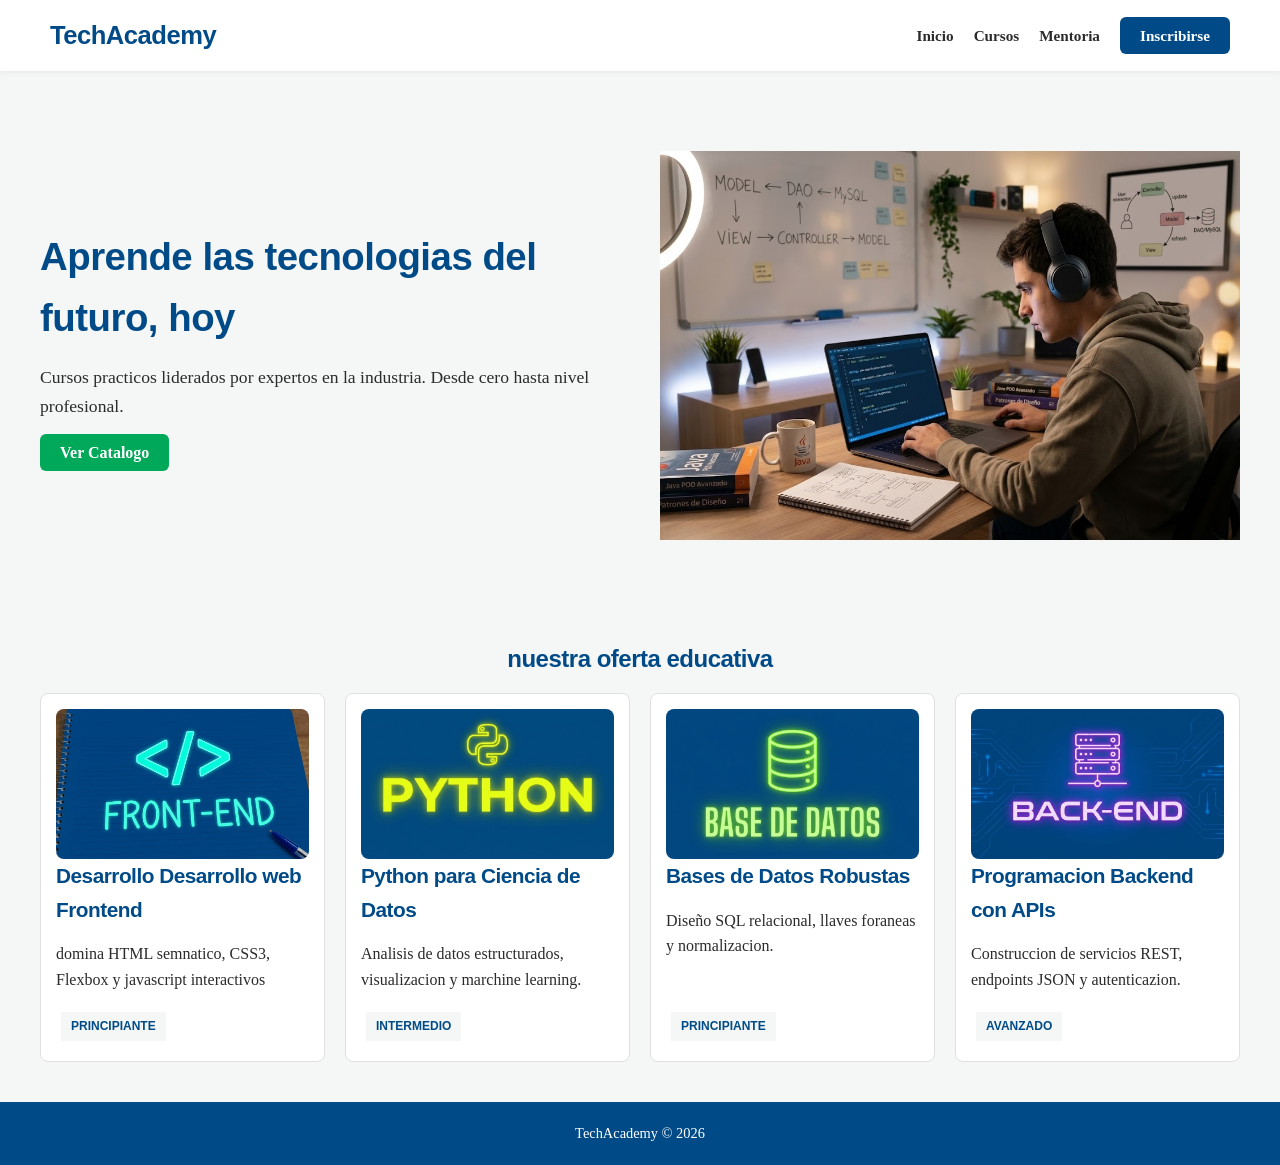
<file: index.html>
<!DOCTYPE html>
<html lang="en">

<head>
    <link rel="preconnect" href="https://fonts.googleapis.com">
    <link rel="preconnect" href="https://fonts.gstatic.com" crossorigin>
    <link
        href="https://fonts.googleapis.com/css2?family=Montserrat:ital,wght@0,100..900;1,100..900&family=Open+Sans:ital,wght@0,300..800;1,300..800&display=swap"
        rel="stylesheet">
    <meta charset="UTF-8">
    <meta name="viewport" content="width=
    , initial-scale=1.0">
    <title>techAcademy</title>
    <link rel="stylesheet" href="CSS/miestilos.css">
</head>

<body>
    <header>
        <div id="logo">
            <h1>TechAcademy</h1>
        </div>
        <nav class="menu">
            <ul>
                <li><a href="index.html">Inicio</a></li>
                <li><a href="cursos.html">Cursos</a></li>
                <li><a href="mentoria.html">Mentoria</a></li>
                <li><a href="inscripcion.html" class="btn_destacado">Inscribirse</a></li>
            </ul>
        </nav>
    </header>
    <main>
        <section class="hero">
            <div class="hero_contenido">
                <h2>Aprende las tecnologias del futuro, hoy</h2>
                <p>Cursos practicos liderados por expertos en la industria. Desde cero hasta nivel profesional.</p>
                <a href="#catalogo" class="btn_accion">Ver Catalogo</a>
            </div>
            <div class="hero_imagen">
                <img src="images/img1.jpg" alt="Estudiante programando">
            </div>
        </section>
        <section class="catalogo">
            <h2>nuestra oferta educativa</h2>
            <div class="grid_cursos">
                <article class="tarjeta_curso">
                    <img src="images/img2.jpg" alt="frontend">
                    <div class="info_curso">
                        <h3>Desarrollo Desarrollo web Frontend</h3>
                        <p>domina HTML semnatico, CSS3, Flexbox y javascript interactivos</p>
                        <span class="nivel" >Principiante</span>
                    </div>
                </article>
                <article class="tarjeta_curso">
                    <img src="images/img3.jpg" alt="frontend">
                    <div class="info_curso">
                        <h3>Python para Ciencia de Datos</h3>
                        <p>Analisis de datos estructurados, visualizacion y marchine learning.</p>
                        <span class="nivel" >Intermedio</span>
                    </div>
                </article>
                <article class="tarjeta_curso">
                    <img src="images/img4.jpg" alt="frontend">
                    <div class="info_curso">
                        <h3>Bases de Datos Robustas</h3>
                        <p>Diseño SQL relacional, llaves foraneas y normalizacion.</p>
                        <span class="nivel" >Principiante</span>
                    </div>
                </article>
                <article class="tarjeta_curso">
                    <img src="images/img5.jpg" alt="frontend">
                    <div class="info_curso">
                        <h3>Programacion Backend con APIs</h3>
                        <p>Construccion de servicios REST, endpoints JSON y autenticazion.</p>
                        <span class="nivel" >Avanzado</span>
                    </div>
                </article>
            </div>
        </section>
    </main>
    <footer>
        <p>TechAcademy &copy; 2026</p>
    </footer>
</body>

</html>
</file>
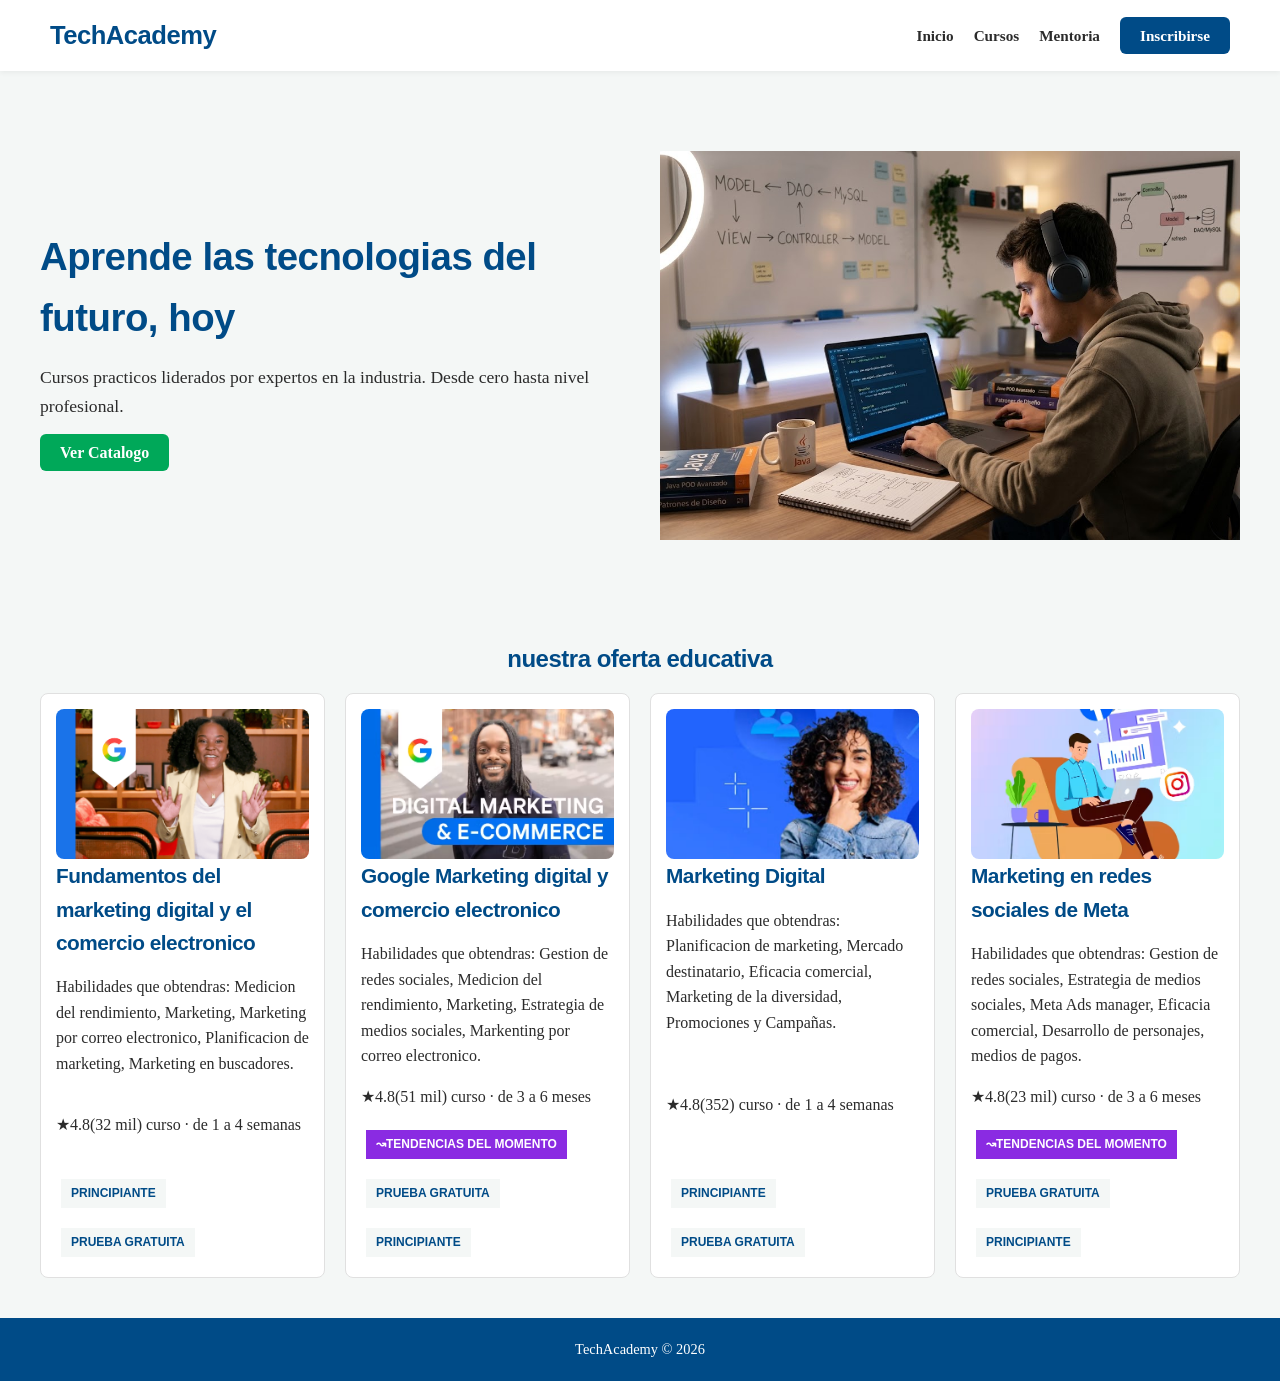
<file: cursos.html>
<!DOCTYPE html>
<html lang="en">

<head>
    <link rel="preconnect" href="https://fonts.googleapis.com">
    <link rel="preconnect" href="https://fonts.gstatic.com" crossorigin>
    <link
        href="https://fonts.googleapis.com/css2?family=Montserrat:ital,wght@0,100..900;1,100..900&family=Open+Sans:ital,wght@0,300..800;1,300..800&display=swap"
        rel="stylesheet">
    <meta charset="UTF-8">
    <meta name="viewport" content="width=
    , initial-scale=1.0">
    <title>techAcademy</title>
    <link rel="stylesheet" href="CSS/miestilos.css">
</head>

<body>
    <header>
        <div id="logo">
            <h1>TechAcademy</h1>
        </div>
        <nav class="menu">
            <ul>
                <li><a href="index.html">Inicio</a></li>
                <li><a href="cursos.html">Cursos</a></li>
                <li><a href="mentoria.html">Mentoria</a></li>
                <li><a href="inscripcion.html" class="btn_destacado">Inscribirse</a></li>
            </ul>
        </nav>
    </header>
    <main>
        <section class="hero">
            <div class="hero_contenido">
                <h2>Aprende las tecnologias del futuro, hoy</h2>
                <p>Cursos practicos liderados por expertos en la industria. Desde cero hasta nivel profesional.</p>
                <a href="index.html#catalogo" class="btn_accion">Ver Catalogo</a>
            </div>
            <div class="hero_imagen">
                <img src="images/img1.jpg" alt="Estudiante programando">
            </div>
        </section>
        <section class="catalogo">
            <h2>nuestra oferta educativa</h2>
            <div class="grid_cursos">
                <article class="tarjeta_curso">
                    <img src="images/curso1.png" alt="frontend">
                    <div class="info_curso">
                        <h3>Fundamentos del marketing digital y el comercio electronico</h3>
                        <p>Habilidades que obtendras: Medicion del rendimiento, Marketing, Marketing por correo electronico, Planificacion de marketing, Marketing en buscadores.</p>
                        <p>&#9733;4.8(32 mil) curso &middot; de 1 a 4 semanas</p>
                        <div class="niveles">
                            <span class="nivel" >Principiante</span>
                            <span class="nivel" >Prueba gratuita</span>
                        </div>
                    </div>
                </article>
                <article class="tarjeta_curso">
                    <img src="images/curso4.png" alt="frontend">
                    <div class="info_curso">
                        <h3>Google Marketing digital y comercio electronico</h3>
                        <p>Habilidades que obtendras: Gestion de redes sociales, Medicion del rendimiento, Marketing, Estrategia de medios sociales, Markenting por correo electronico.</p>
                        <p>&#9733;4.8(51 mil) curso &middot; de 3 a 6 meses</p>
                        <div class="niveles">
                            <span class="nivel" style="background-color: blueviolet; color: white;" >↝Tendencias del momento</span>
                            <span class="nivel" >Prueba gratuita</span>
                            <span class="nivel" >Principiante</span>
                        </div>
                    </div>
                </article>
                <article class="tarjeta_curso">
                    <img src="images/curso2.png" alt="frontend">
                    <div class="info_curso">
                        <h3>Marketing Digital</h3>
                        <p>Habilidades que obtendras: Planificacion de marketing, Mercado destinatario, Eficacia comercial, Marketing de la diversidad, Promociones y Campañas.</p>
                        <p>&#9733;4.8(352) curso &middot; de 1 a 4 semanas</p>
                        <div class="niveles">
                            <span class="nivel" >Principiante</span>
                            <span class="nivel" >Prueba gratuita</span>
                        </div>
                    </div>
                </article>
                <article class="tarjeta_curso">
                    <img src="images/curso3.png" alt="frontend">
                    <div class="info_curso">
                        <h3>Marketing en redes sociales de Meta</h3>
                        <p>Habilidades que obtendras: Gestion de redes sociales, Estrategia de medios sociales, Meta Ads manager, Eficacia comercial, Desarrollo de personajes, medios de pagos.</p>
                        <p>&#9733;4.8(23 mil) curso &middot; de 3 a 6 meses</p>
                        <div class="niveles">
                            <span class="nivel" style="background-color: blueviolet; color: white;" >↝Tendencias del momento</span>
                            <span class="nivel" >Prueba gratuita</span>
                            <span class="nivel" >Principiante</span>
                        </div>
                    </div>
                </article>
            </div>
        </section>
    </main>
    <footer>
        <p>TechAcademy &copy; 2026</p>
    </footer>
</body>

</html>
</file>
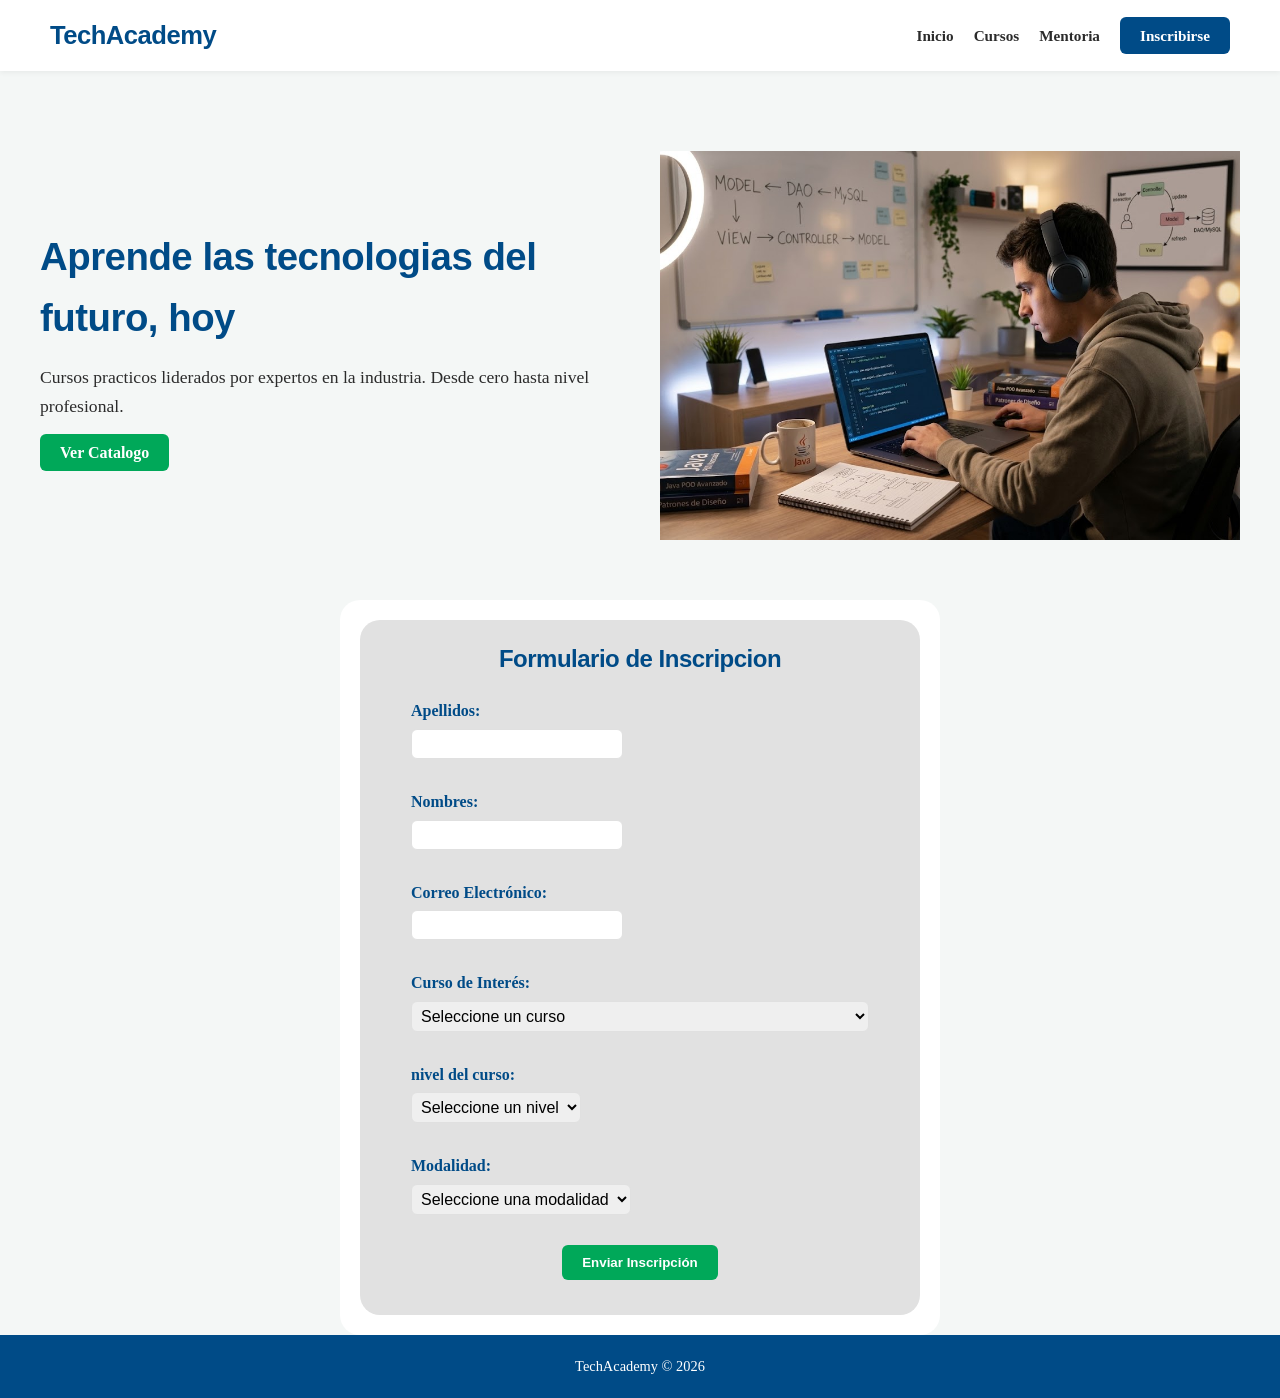
<file: inscripcion.html>
<!DOCTYPE html>
<html lang="en">

<head>
    <link rel="preconnect" href="https://fonts.googleapis.com">
    <link rel="preconnect" href="https://fonts.gstatic.com" crossorigin>
    <link
        href="https://fonts.googleapis.com/css2?family=Montserrat:ital,wght@0,100..900;1,100..900&family=Open+Sans:ital,wght@0,300..800;1,300..800&display=swap"
        rel="stylesheet">
    <meta charset="UTF-8">
    <meta name="viewport" content="width=
    , initial-scale=1.0">
    <title>techAcademy</title>
    <link rel="stylesheet" href="CSS/miestilos.css">
</head>

<body>
    <header>
        <div id="logo">
            <h1>TechAcademy</h1>
        </div>
        <nav class="menu">
            <ul>
                <li><a href="index.html">Inicio</a></li>
                <li><a href="cursos.html">Cursos</a></li>
                <li><a href="mentoria.html">Mentoria</a></li>
                <li><a href="inscripcion.html" class="btn_destacado">Inscribirse</a></li>
            </ul>
        </nav>
    </header>
    <main>
        <section class="hero">
            <div class="hero_contenido">
                <h2>Aprende las tecnologias del futuro, hoy</h2>
                <p>Cursos practicos liderados por expertos en la industria. Desde cero hasta nivel profesional.</p>
                <a href="index.html" class="btn_accion">Ver Catalogo</a>
            </div>
            <div class="hero_imagen">
                <img src="images/img1.jpg" alt="Estudiante programando">
            </div>
        </section>
        <section class="formulario">
            <div class="formulario_contenido">
                <h2>Formulario de Inscripcion</h2>
                <form action="#" method="GET" class="formulario_inscripcion">
                    <div class="formulario_campo">
                        <label>Apellidos:</label>
                        <input type="text" name="apellidos" required>

                        <label>Nombres:</label>
                        <input type="text" name="nombre" required>
                        

                        <label for="email">Correo Electrónico:</label>
                        <input type="email" id="email" name="email" required>

                        <label for="curso">Curso de Interés:</label>
                        <select id="curso" name="curso" required>
                            <option value="">Seleccione un curso</option>
                            <option value="fundamentos">Fundamentos del marketing digital y el comercio electronico</option>
                            <option value="google">Google Marketing digital y comercio electronico</option>
                            <option value="marketing-digital">Marketing Digital</option>
                            <option value="redes-sociales">Marketing en redes sociales de Meta</option>
                            <option value="desarrollo-web">Desarrollo web frontend</option>
                            <option value="python">Python para Ciencia de Datos</option>
                            <option value="bases-datos">Bases de Datos Robustas</option>
                            <option value="backend">Programacion Backend con APIs</option>
                        </select>
                        <label for="nivel">nivel del curso:</label>
                        <select id="nivel" name="nivel" required>
                            <option value="">Seleccione un nivel</option>
                            <option value="principiante">Principiante</option>
                            <option value="intermedio">Intermedio</option>
                            <option value="avanzado">Avanzado</option>
                        </select>
                        <label for="modalidad">Modalidad:</label>
                        <select id="modalidad" name="modalidad" required>
                            <option value="">Seleccione una modalidad</option>
                            <option value="presencial">Presencial</option>
                            <option value="en-linea">En Línea</option>
                        </select>

                        <button type="submit">Enviar Inscripción</button>
                    </div>
                </form>
            </div>
        </section>
    </main>
    <footer>
        <p>TechAcademy &copy; 2026</p>
    </footer>
</body>

</html>
</file>
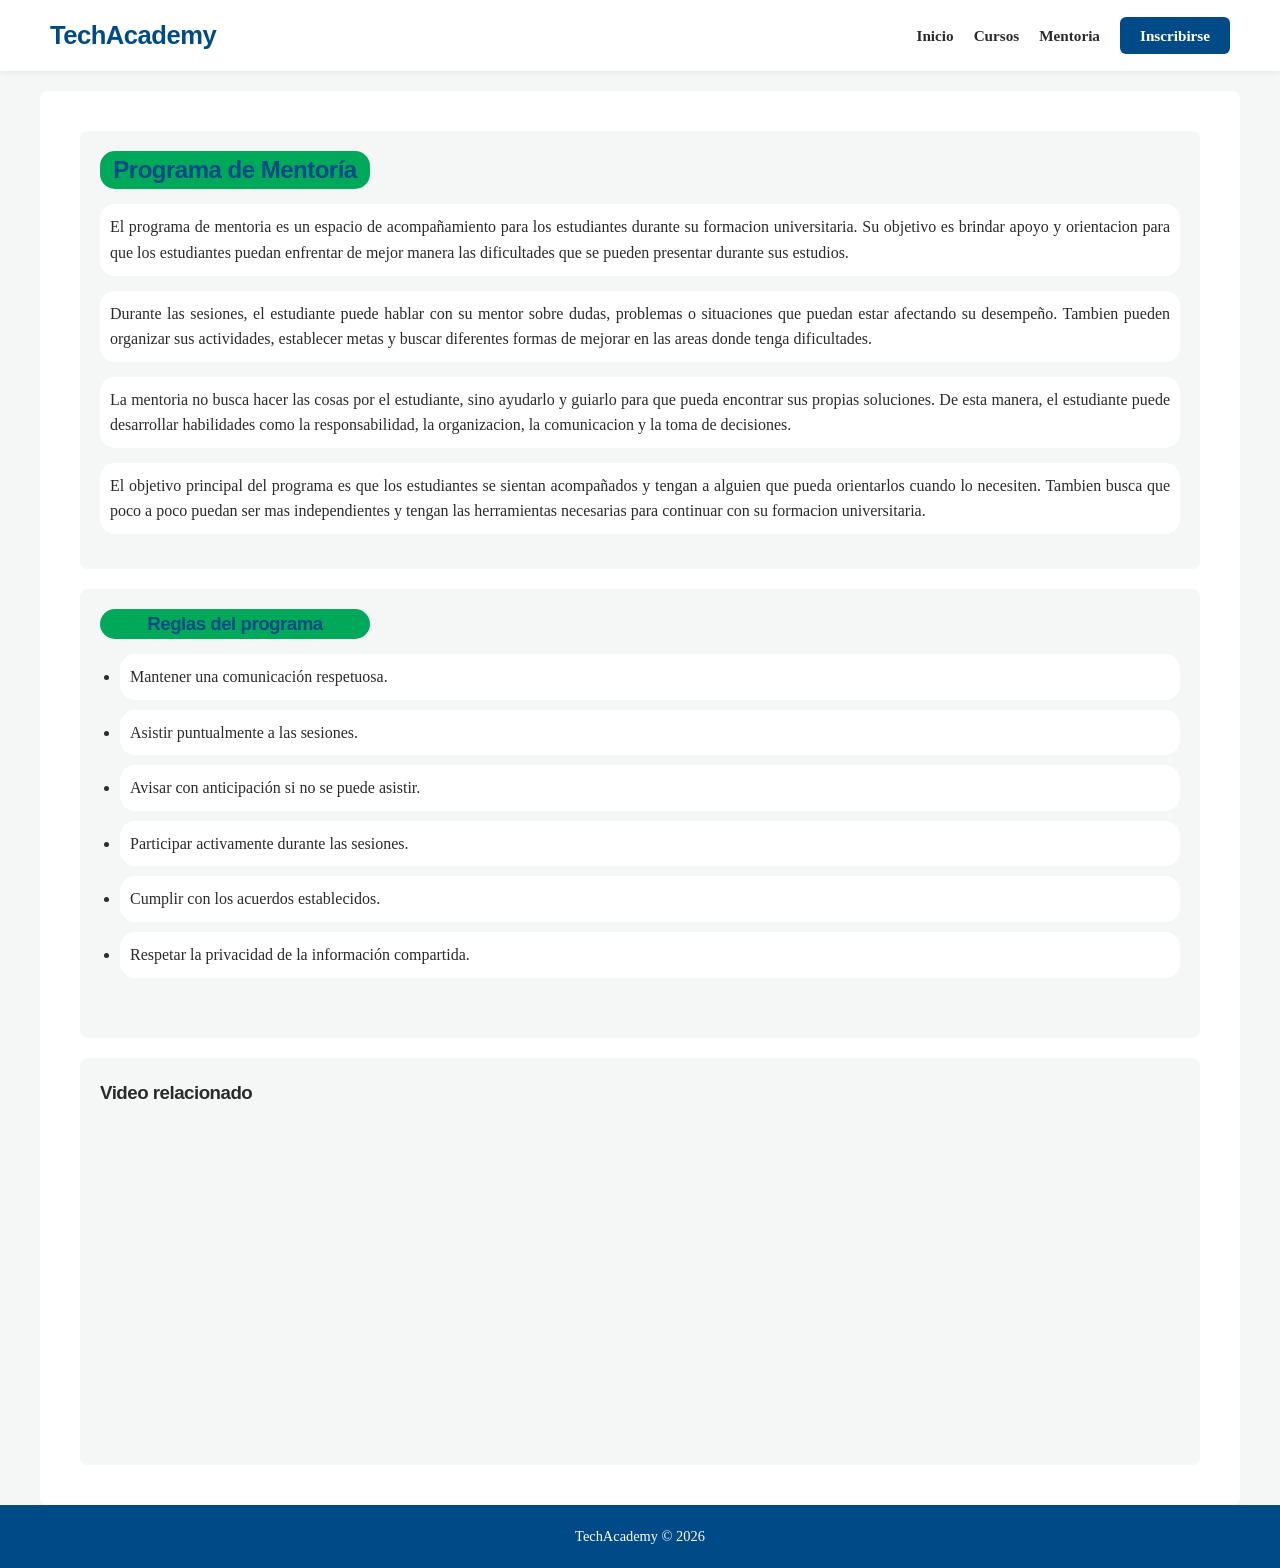
<file: mentoria.html>
<!DOCTYPE html>
<html lang="en">

<head>
    <link rel="preconnect" href="https://fonts.googleapis.com">
    <link rel="preconnect" href="https://fonts.gstatic.com" crossorigin>
    <link
        href="https://fonts.googleapis.com/css2?family=Montserrat:ital,wght@0,100..900;1,100..900&family=Open+Sans:ital,wght@0,300..800;1,300..800&display=swap"
        rel="stylesheet">
    <meta charset="UTF-8">
    <meta name="viewport" content="width=
    , initial-scale=1.0">
    <title>techAcademy</title>
    <link rel="stylesheet" href="CSS/miestilos.css">
</head>

<body>
    <header>
        <div id="logo">
            <h1>TechAcademy</h1>
        </div>
        <nav class="menu">
            <ul>
                <li><a href="index.html">Inicio</a></li>
                <li><a href="cursos.html">Cursos</a></li>
                <li><a href="mentoria.html">Mentoria</a></li>
                <li><a href="inscripcion.html" class="btn_destacado">Inscribirse</a></li>
            </ul>
        </nav>
    </header>
    <main>
        <section class="mentoria">
            <div class="mentoria_contenido">
                <h2>Programa de Mentoría</h2>
                 <!--texto generado por IA-->
                 <p>El programa de mentoria es un espacio de acompañamiento para los estudiantes durante su formacion universitaria. Su objetivo es brindar apoyo y orientacion para que los estudiantes puedan enfrentar de mejor manera las dificultades que se pueden presentar durante sus estudios.</p>
                 <p>Durante las sesiones, el estudiante puede hablar con su mentor sobre dudas, problemas o situaciones que puedan estar afectando su desempeño. Tambien pueden organizar sus actividades, establecer metas y buscar diferentes formas de mejorar en las areas donde tenga dificultades.</p>
                 <p>La mentoria no busca hacer las cosas por el estudiante, sino ayudarlo y guiarlo para que pueda encontrar sus propias soluciones. De esta manera, el estudiante puede desarrollar habilidades como la responsabilidad, la organizacion, la comunicacion y la toma de decisiones.</p>
                 <p>El objetivo principal del programa es que los estudiantes se sientan acompañados y tengan a alguien que pueda orientarlos cuando lo necesiten. Tambien busca que poco a poco puedan ser mas independientes y tengan las herramientas necesarias para continuar con su formacion universitaria.</p>
                </div>
            <div class="mentoria_reglas">
                <h3>Reglas del programa</h3>

                <ul>
                    <li>Mantener una comunicación respetuosa.</li>
                    <li>Asistir puntualmente a las sesiones.</li>
                    <li>Avisar con anticipación si no se puede asistir.</li>
                    <li>Participar activamente durante las sesiones.</li>
                    <li>Cumplir con los acuerdos establecidos.</li>
                    <li>Respetar la privacidad de la información compartida.</li>
                </ul>
            </div>
            <div class="mentoria_video">
                <h3>Video relacionado</h3>

                <iframe width="560" height="315" src="https://www.youtube.com/embed/qDBXLQgdgtw?si=ahdreD-kPywvpqkX" title="YouTube video player" frameborder="0" allow="accelerometer; autoplay; clipboard-write; encrypted-media; gyroscope; picture-in-picture; web-share" referrerpolicy="strict-origin-when-cross-origin" allowfullscreen></iframe>
            </div>
        </section>
    </main>
    <footer>
        <p>TechAcademy &copy; 2026</p>
    </footer>
</body>

</html>
</file>
<file: CSS/miestilos.css>
@font-face {
    font-family: 'MonseDescargada';
    src: url('../fonts/Monserrat-Regular.ttf');

}

/* variables*/
:root {
    --color_principal: #004b87;
    --color_secundario: #00a859;
    --color_oscuro: #2b2b2b;
    --color_claro: #ffffff;
    --color_fondo: #f4f7f6;
    --color_border: #e0e0e0;
    --fuente_titulos: 'monserrat', sans-serif;
    --fuente_cuerpo: 'opensansdescargada', Arial. Sans-serif;
}

* {
    margin: 0;
    padding: 0;
    box-sizing: border-box;
}

body {
    background-color: var(--color_fondo);
    color: var(--color_oscuro);
    line-height: 1.6;
    font-family: var(--fuente_cuerpo);

}

h1,
h2,
h3 {
    font-family: var(--fuente_titulos);
    font-weight: 700;
    letter-spacing: -0.5px;
    margin-bottom: 15px;

}

ul {
    list-style: none;
}

a {
    text-decoration: none;
    color: var(--fuente_titulos);
}

header {
    background-color: var(--color_claro);
    padding: 15px 50px;
    display: flex;
    justify-content: space-between;
    align-items: center;
    box-shadow: 0px 2px 5px rgba(0, 0, 0, 0.05);
    position: sticky;
    top: 0;
    z-index: 1000;
    margin-bottom: 20px;
}

#logo h1 {
    color: var(--color_principal);
    font-size: 1.6rem;
    font-weight: 800;
    margin-bottom: 0;
}

.menu ul {
    display: flex;
    gap: 20px;
    align-items: center;
}

.menu a {
    font-size: 0.95rem;
    font-weight: 600;
}

.menu a:hover {
    color: var(--color_principal);
}

.btn_destacado,
.btn_accion {
    padding: 10px 20px;
    border-radius: 6px;
    font-weight: 700;
}

.btn_destacado {
    background-color: var(--color_principal);
    color: var(--color_claro);
}
.btn_accion {
    background-color: var(--color_secundario);
    color: var(--color_claro);
}
.btn_accion:hover {
    background-color: var(--color_principal);
    color: var(--color_claro);
}
/*HERO*/
.hero {
    display: flex;
    align-items: center;
    gap: 40px;
    padding: 60px 0;
    flex-wrap: wrap;
}

.hero_contenido,
.hero_imagen {
    flex: 1 1 300px;
    /*crecer encoger tamBase*/
}

img {
    width: 100%;
    height: auto;
    display: block;
}

.hero_contenido h2 {
    font-size: 2.4rem;
    color: var(--color_principal);
    line-height: 1, 2;
}

.hero_contenido p {
    font-size: 1.1rem;
    margin-bottom: 20px;
}

main {
    max-width: 1200px;
    margin: 0 auto;
}

/*grid de cursos*/
.catalogo {
    padding: 40px 0;
}

.catalogo h2 {
    text-align: center;
    color: var(--color_principal);
}

.grid_cursos {
    display: flex;
    flex-wrap: wrap;
    gap: 20px;
}

.tarjeta_curso {
    flex: 1 1 280px;
    background-color: var(--color_claro);
    border: 1px solid var(--color_border);
    border-radius: 8px;
    max-width: auto;
    display: flex;
    flex-direction: column;
    /*aqui efecto*/
    transition: transform 0.5s ease, box-shadow 0.5s ease;
    padding: 15px;
}

.tarjeta_curso img {
    border-radius: 8px;
}

.tarjeta_curso:hover {
    transform: translateY(-5px);
    box-shadow: 0px 6px 18px rgba(0, 0, 0, 0.1);
}
.tarjeta_curso img {
    width: 100%;
    height: 150px;
    object-fit: cover;
}
.info_curso {
    
    flex-grow: 1;
    display: flex;
    flex-direction: column;
    justify-content: space-between;
}

.info_curso h3 {
    font-size: 1.3rem;
    color: var(--color_principal);
}

.info_curso p {
    flex-grow: 1;
    margin-bottom: 15px;
    color: var(--color_oscuro);
}

.nivel{
    background-color: var(--color_fondo);
    font-weight: 700;
    color: var(--color_principal);
    font-family: var(--fuente_titulos);
    padding: 5px 10px;
    font-size: 0.75rem;
    text-transform: uppercase;
    align-self: flex-start;
    margin: 5px;
}
.niveles {
    display: flex;
    flex-wrap: wrap;
    gap: 10px;
}

/*footer*/
footer {
    background-color: var(--color_principal);
    color: var(--color_claro);
    text-align: center;
    padding: 20px;
    font-size: 0.9rem;
}

.formulario_contenido {
    width: 100%;
    max-width: 600px;
    margin: 0 auto;
    background-color: rgb(225, 225, 225);
    padding: 20px;
    border-radius: 20px;
}
.formulario {
    width: 50%;
    padding: 20px;
    border-radius: 20px;
    margin: 0 auto;
    background-color: var(--color_claro);
    align-items: center;
}
.formulario h2 {
    text-align: center;
    color: var(--color_principal);
    margin-bottom: 20px;
}
.formulario_campo {
    display: flex;
    flex-direction: column;
    margin-bottom: 15px;
    align-items: flex-start;
}

.formulario_inscripcion {
    display: flex;
    flex-direction: column;
    gap: 15px;
    align-items: center;
}

.formulario_inscripcion label {
    font-weight: 700;
    color: var(--color_principal);
    margin-bottom: 5px;
    
}

.formulario_inscripcion input,
.formulario_inscripcion select {
    padding: 5px;
    border-radius: 6px;
    border: 1px solid var(--color_border);
    font-size: 1rem;
    max-width: auto;
    margin-bottom: 30px;
}

button[type="submit"] {
    background-color: var(--color_secundario);
    color: var(--color_claro);
    padding: 10px 20px;
    border-radius: 6px;
    font-weight: 700;
    border: none;
    cursor: pointer;
    align-self: center;
}
.mentoria_contenido h2,
.mentoria_reglas h3 {
    align-items: center;
    color: var(--color_principal);
    margin-bottom: 15px;
    background-color: var(--color_secundario);
    max-width: 25%;
    text-align: center;
    border-radius: 15px;
}
.mentoria_contenido p{
    margin-bottom: 15px;
    color: var(--color_oscuro);
    text-align: justify;
    background-color: white;
    padding: 10px;
    border-radius: 15px;
}

.mentoria_reglas ul {
    list-style: disc;
    padding-left: 20px;
    color: var(--color_oscuro);
}
.mentoria_reglas li {
    margin-bottom: 10px;
    background-color: white;
    padding: 10px;
    border-radius: 15px;
    max-width: 100%;
}
.mentoria {
    
    display: flex;
    flex-wrap: wrap;
    flex-direction: column;
    gap: 20px;
    padding: 40px;
    background-color: white;
    border-radius: 8px;
}

.mentoria_contenido,
.mentoria_reglas,
.mentoria_video {
    padding: 20px;
    background-color: var(--color_fondo);
    border-radius: 8px;
}
</file>
